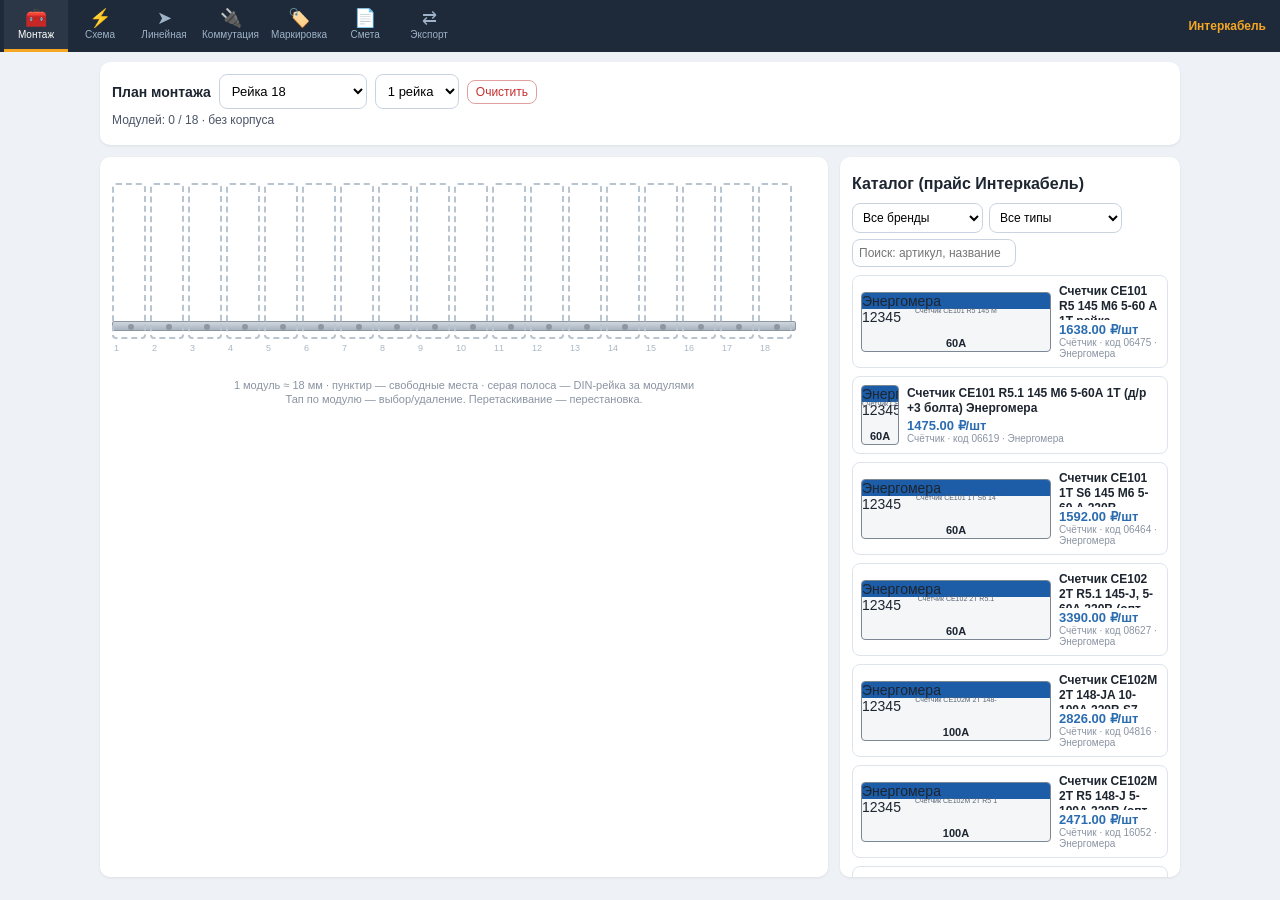
<file: index.html>
<!DOCTYPE html>
<html lang="ru">
<head>
<meta charset="utf-8">
<meta name="viewport" content="width=device-width, initial-scale=1">
<title>Конструктор щита — Интеркабель</title>
<link rel="stylesheet" href="styles.css"></style>
</head>
<body>
<script>
window.addEventListener('error',function(e){try{
  var b=document.getElementById('errBanner');
  if(!b){b=document.createElement('div');b.id='errBanner';
    b.style.cssText='position:fixed;bottom:0;left:0;right:0;background:#c0392b;color:#fff;font:12px/1.5 sans-serif;padding:6px 12px;z-index:99999;white-space:pre-wrap';
    document.body.appendChild(b);}
  b.textContent='Ошибка в скрипте: '+e.message+' (строка '+(e.lineno||'?')+')';
}catch(x){}});
</script>

<header id="nav">
  <div class="tab act" data-tab="mont"><span class="ic">🧰</span><span class="lb">Монтаж</span></div>
  <div class="tab" data-tab="shem"><span class="ic">⚡</span><span class="lb">Схема</span></div>
  <div class="tab" data-tab="lin"><span class="ic">➤</span><span class="lb">Линейная</span></div>
  <div class="tab" data-tab="kom"><span class="ic">🔌</span><span class="lb">Коммутация</span></div>
  <div class="tab" data-tab="mark"><span class="ic">🏷️</span><span class="lb">Маркировка</span></div>
  <div class="tab" data-tab="smet"><span class="ic">📄</span><span class="lb">Смета</span></div>
  <div class="tab" data-tab="exp"><span class="ic">⇄</span><span class="lb">Экспорт</span></div>
  <div class="brand">Интеркабель</div>
</header>
<main>
  <div class="pane act" id="p-mont">
    <div class="panel noprint">
      <div class="row">
        <strong>План монтажа</strong>
        <select id="rackLen"><option value="12">Рейка 12 модулей</option><option value="18">Рейка 18</option><option value="24">Рейка 24</option><option value="36">Рейка 36</option><option value="48">Рейка 48</option><option value="60">Рейка 60</option><option value="72">Рейка 72</option></select>
        <select id="rackCount"><option value="1">1 рейка</option><option value="2">2 рейки</option><option value="3">3 рейки</option><option value="4">4 рейки</option></select>
        <button class="sm dan" id="clearMont">Очистить</button>
      </div>
      <div id="korpusWrap"></div>
      <div id="montStat" style="font-size:12px;color:#4a5568;margin-top:4px"></div>
      <div id="montWarn" class="warn"></div>
    </div>
    <div class="mont">
      <div class="panel" id="montPanel"><div class="rackwrap" id="rackwrap"></div>
        <div style="font-size:11px;color:#8a94a2;text-align:center;margin-top:6px">1 модуль ≈ 18 мм · пунктир — свободные места · серая полоса — DIN-рейка за модулями</div>
        <div id="devHint" style="font-size:11px;color:#8a94a2;text-align:center;margin-top:2px">Тап по модулю — выбор/удаление. Перетаскивание — перестановка.</div>
      </div>
      <div class="catwrap panel noprint">
        <h2>Каталог (прайс Интеркабель)</h2>
        <div class="filters">
          <select id="fBrand"><option value="">Все бренды</option></select>
          <select id="fType"><option value="">Все типы</option><option value="avt">Автоматы</option><option value="uzo">УЗО</option><option value="avdt">Дифавтоматы</option><option value="mtr">Счётчики</option><option value="rub">Рубильники</option><option value="km">Контакторы</option><option value="rel">Реле напряжения</option><option value="usip">УЗИП</option><option value="kor">Корпуса щитов</option><option value="shina">Шины</option><option value="klem">Клеммы</option></select>
          <input type="text" id="fSearch" placeholder="Поиск: артикул, название">
        </div>
        <div class="catgrid" id="catGrid"></div>
        <button class="more" id="moreBtn">Показать ещё</button>
      </div>
    </div>
  </div>
  <div class="pane" id="p-shem"><div class="panel"><h2>Наглядная схема</h2><canvas id="cvShem"></canvas></div></div>
  <div class="pane" id="p-lin"><div class="panel"><h2>Линейная (однолинейная) схема</h2><canvas id="cvLin"></canvas></div></div>
  <div class="pane" id="p-kom">
    <div class="panel noprint">
      <div class="row">
        <button class="pri" id="wireModeBtn">🔗 Проложить провод</button>
        <button class="sm dan" id="clearWires">Убрать все провода</button>
        <span id="wireCnt" style="font-size:12px;color:#4a5568"></span>
      </div>
      <div style="font-size:11px;color:#8a94a2;margin-top:6px">Режим прокладки: тап по синему выводу (сверху/снизу), затем тап по второму. Вне режима устройства двигаются пальцем. Тап по проводу — цвет, углы, длина, удаление.</div>
    </div>
    <div class="komcanvas" id="komCanvas">
      <svg class="wires" id="wireSvg"></svg>
      <div id="kdevs"></div>
    </div>
    <div class="wpanel" id="wPanel">
      <div style="font-weight:700;margin-bottom:6px">Провод</div>
      <div class="row" id="colorRow"></div>
      <div class="row" style="margin-top:8px">
        <label>Углы:</label>
        <button class="sm" data-crn="90">90°</button>
        <button class="sm" data-crn="round">Скругление</button>
        <button class="sm" data-crn="diag">Диагональ</button>
      </div>
      <div class="row" style="margin-top:8px">
        <button class="sm" id="wLenUp">↑ Длиннее</button>
        <button class="sm" id="wLenDn">↓ Короче</button>
        <button class="sm dan" id="wDel">Удалить этот провод</button>
        <button class="sm" id="wClose">Закрыть</button>
      </div>
    </div>
  </div>
  <div class="pane" id="p-mark">
    <div class="panel noprint">
      <h2>Маркировка щита</h2>
      <div class="qgrid" id="quickLbls"></div>
      <div class="row"><input type="text" id="newLbl" placeholder="Свой ярлык (например: Гараж)"><button class="pri" id="addLbl">Добавить</button></div>
      <div id="lblList" style="margin-top:10px"></div>
    </div>
    <div class="panel noprint">
      <h2>Печать</h2>
      <div class="row" id="tmplBtns"></div>
    </div>
    <div class="pane printact" id="printArea" style="display:none"></div>
  </div>
  <div class="pane" id="p-smet"><div class="panel"><h2>Спецификация и смета</h2><div id="specWrap"></div></div></div>
  <div class="pane" id="p-exp"><div class="panel"><h2>Экспорт / Импорт</h2>
    <div class="row"><button class="pri" id="expBtn">Скачать проект (JSON)</button><button id="impBtn">Загрузить проект</button><input type="file" id="impFile" accept=".json" style="display:none"></div>
    <p style="font-size:12px;color:#4a5568;margin-top:8px">Проект хранится в браузере автоматически. Для переноса на другое устройство — экспорт и импорт файла.</p>
  </div></div>
</main>

<script src="catalog.js"></script>
<script src="app.js"></script>

<script>
/* ---------- Схемы ---------- */
function devList(){return S.mods.slice()}
function drawShem(){
  var cv=$('cvShem');var dl=devList();var w=Math.min(900,Math.max(360,cv.parentNode.clientWidth-28));
  var rowH=64,n=dl.length;cv.width=w;cv.height=Math.max(320,n*rowH+90);
  var ctx=cv.getContext('2d');ctx.fillStyle='#fff';ctx.fillRect(0,0,cv.width,cv.height);
  ctx.strokeStyle='#94a3b3';ctx.lineWidth=2;
  var busY=40;ctx.beginPath();ctx.moveTo(20,busY);ctx.lineTo(w-20,busY);ctx.stroke();
  ctx.fillStyle='#1d2530';ctx.font='bold 12px sans-serif';ctx.fillText('Шина фаз (L1, L2, L3)',24,26);
  var phases=['#7f4f24','#1a1a1a','#8a8a8a'];
  dl.forEach(function(m,i){
    var y=70+i*rowH,x=40;
    ctx.strokeStyle='#64748b';ctx.lineWidth=1.5;
    ctx.beginPath();ctx.moveTo(20,busY);ctx.lineTo(x+40,y+22);ctx.stroke();
    if(m.amp){ctx.fillStyle='#1d2530';ctx.font='bold 11px sans-serif';ctx.fillText(m.amp+'A',x+46,y+16)}
    drawShemDev(ctx,x+40,y,m.type,m.poles,m.amp);
    ctx.fillStyle='#334155';ctx.font='10px sans-serif';ctx.fillText(shortName(m.name),x+120,y+26);
    ctx.fillStyle='#2b6cb0';ctx.font='bold 12px sans-serif';ctx.fillText((m.price||0).toFixed(0)+' ₽',w-90,y+26);
  });
}
function drawShemDev(ctx,x,y,type,poles,amp){
  var w=18,h=56;
  for(var p=0;p<(poles||1);p++){
    var xx=x+p*24;
    ctx.strokeStyle='#1d2530';ctx.lineWidth=1.6;
    ctx.strokeRect(xx,y,w,h);
    ctx.beginPath();ctx.moveTo(xx+4,y);ctx.lineTo(xx+4,y+14);ctx.moveTo(xx+4,y+30);ctx.lineTo(xx+4,y+44);ctx.stroke();
    if(type=='uzo'){ctx.strokeStyle='#2980b9';ctx.strokeRect(xx-4,y+8,w+8,h-16);ctx.fillStyle='#2980b9';ctx.font='bold 9px sans-serif';ctx.fillText('T',xx+w/2-3,y+34)}
    if(type=='avdt'){ctx.strokeStyle='#c0392b';ctx.strokeRect(xx-4,y+8,w+8,h-16)}
    if(type=='mtr'){ctx.strokeStyle='#64748b';ctx.strokeRect(xx-6,y-6,w+12,h+12);ctx.fillStyle='#16a085';ctx.font='bold 10px monospace';ctx.fillText('кВт·ч',xx-2,y+30)}
  }
}
function drawLin(){
  var cv=$('cvLin');var dl=devList();var w=Math.min(900,Math.max(340,cv.parentNode.clientWidth-28));
  cv.width=w;cv.height=90+dl.length*52+40;
  var ctx=cv.getContext('2d');ctx.fillStyle='#fff';ctx.fillRect(0,0,cv.width,cv.height);
  var x=60;ctx.strokeStyle='#1d2530';ctx.lineWidth=2;
  ctx.beginPath();ctx.moveTo(x,30);ctx.lineTo(x,cv.height-30);ctx.stroke();
  ctx.font='bold 12px sans-serif';ctx.fillStyle='#1d2530';ctx.fillText('Ввод',x-30,22);
  dl.forEach(function(m,i){
    var y=60+i*52;
    ctx.strokeStyle='#334155';ctx.beginPath();ctx.moveTo(x,y);ctx.lineTo(x+30,y);ctx.stroke();
    ctx.strokeStyle='#1d2530';ctx.lineWidth=1.5;ctx.strokeRect(x+30,y-14,40,28);
    ctx.beginPath();ctx.moveTo(x+34,y+14);ctx.lineTo(x+66,y-14);ctx.stroke();
    ctx.fillStyle='#334155';ctx.font='10px sans-serif';ctx.fillText(shortName(m.name)+' · '+(m.price||0).toFixed(0)+' ₽',x+80,y+4);
  });
}
/* ---------- Коммутация ---------- */
var wireMode=false,firstPort=null,selWire=null;
var COLORS=[['коричневый L1','#7f4f24'],['чёрный L2','#1a1a1a'],['серый L3','#8a8a8a'],['голубой N','#2456c4'],['жёлто-зелёный PE','#7db417'],['красный','#c0392b'],['оранжевый','#e67e22'],['жёлтый','#f1c40f'],['зелёный','#27ae60'],['фиолетовый','#8e44ad'],['белый','#ecf0f1']];
function polesOf(m){
  if(m.type=='mtr')return /3ф|380/i.test(m.name)?3:2;
  if(m.poles&&m.poles>1)return Math.min(m.poles,4);
  var mm=(m.name||'').match(/\d\s*(?:Р|P)(?!р|re)/i);
  if(mm)return Math.min(parseInt(mm[0]),4);
  if(m.type=='avdt'||m.type=='uzo')return 2;
  if(m.type=='rel')return 2;
  if(m.type=='klem'||m.type=='shina')return 1;
  return 3;
}
function termLabels(m,P,side){
  if(m.type=='mtr'){var t=side=='t'?['1','3','5']:['2','4','6'];return t.slice(0,P)}
  if(m.type=='km')return side=='t'?['L1','L2','L3','N'].slice(0,P):['T1','T2','T3','N'].slice(0,P);
  var top=['L','L1','L2','L3'].slice(0,P);
  var bot=P==2?['L','N']:['L','L1','L2','L3'].slice(0,P);
  return side=='t'?top:bot;
}
function buildKom(){
  var host=$('kdevs');host.innerHTML='';
  var dl=devList();
  dl.forEach(function(m,i){
    if(!S.kpos[m.code+'_'+i])S.kpos[m.code+'_'+i]={x:20+(i%4)*170,y:30+Math.floor(i/4)*230};
    var p=S.kpos[m.code+'_'+i];
    var d=document.createElement('div');d.className='kdev';d.style.left=p.x+'px';d.style.top=p.y+'px';
    d.innerHTML='<div class="st" style="background:'+(BRANDCOL[m.brand]||'#5a6472')+'">'+(m.brand||'')+'</div><div class="amp">'+(m.amp||'')+'</div><div style="font-size:9px;color:#5a6472;line-height:1.2;max-height:2.6em;overflow:hidden">'+shortName(m.name)+'</div>';
    var P=polesOf(m);
    [1,0].forEach(function(isTop){
      var side=isTop?'t':'b';
      termLabels(m,P,side).forEach(function(lab,j){
        var pt=document.createElement('div');pt.className='port '+(isTop?'top':'bot');
        pt.dataset.k=i+side+j;
        pt.style.left=((j+0.5)/P*100)+'%';
        pt.textContent=lab;
        d.appendChild(pt);
        pt.onclick=function(e){e.stopPropagation();portTap(i,side,j)};
      });
    });
    dragK(d,p,i);
    host.appendChild(d);
  });
  drawWires();
  $('wireCnt').textContent='Соединений: '+S.wires.length;
}
function portTap(i,side,pole){
  if(!wireMode){toast('Включите «Проложить провод»');return}
  var key=i+side+pole;
  if(firstPort==null){firstPort=key;toast('Теперь коснитесь второго вывода')}
  else if(firstPort!=key){S.wires.push({a:firstPort,b:key,color:'#7f4f24',crn:'90',len:50});firstPort=null;drawWires();save();toast('Провод проложен')}
  else firstPort=null;
}
function portPos(k){
  var i=parseInt(k),rest=k.replace(/^\d+/,'');
  var side=rest.charAt(0);
  var pole=rest.length>1?parseInt(rest.charAt(1)):0;
  var m=devList()[i];if(!m)return {x:0,y:0};
  var key=m.code+'_'+i;var pos=S.kpos[key];if(!pos)pos={x:0,y:0};
  var P=polesOf(m);
  var x=pos.x+(pole+0.5)/P*150;
  return side=='t'?{x:x,y:pos.y}:{x:x,y:pos.y+90};
}
function wirePath(w){
  var A=portPos(w.a),B=portPos(w.b);
  if(w.crn=='diag')return 'M'+A.x+' '+A.y+' L'+B.x+' '+B.y;
  if(w.crn=='round'){var mid=(A.y+B.y)/2;var r=12;
    return 'M'+A.x+' '+A.y+' L'+A.x+' '+(mid-r)+' Q'+A.x+' '+mid+' '+(A.x+r)+' '+mid+' L'+(B.x-r)+' '+mid+' Q'+B.x+' '+mid+' '+B.x+' '+(mid+r)+' L'+B.x+' '+B.y}
  var mid=(A.y+B.y)/2;
  return 'M'+A.x+' '+A.y+' L'+A.x+' '+mid+' L'+B.x+' '+mid+' L'+B.x+' '+B.y;
}
function drawWires(){
  var svg=$('wireSvg');svg.innerHTML='';
  S.wires.forEach(function(w,i){
    var p=document.createElementNS('http://www.w3.org/2000/svg','path');
    p.setAttribute('d',wirePath(w));p.setAttribute('stroke',w.color);
    if(selWire==i)p.classList.add('hl');
    p.onclick=function(e){e.stopPropagation();selWire=i;openWPanel()};
    svg.appendChild(p);
    if(selWire==i){var A=portPos(w.a),B=portPos(w.b);var mid={x:(A.x+B.x)/2,y:(A.y+B.y)/2};
      var c=document.createElementNS('http://www.w3.org/2000/svg','circle');
      c.setAttribute('cx',mid.x);c.setAttribute('cy',mid.y);c.setAttribute('r',8);c.setAttribute('fill','#fff');c.setAttribute('stroke','#f5a623');c.setAttribute('stroke-width','2');
      c.style.pointerEvents='auto';c.style.cursor='move';
      c.addEventListener('pointerdown',function(ev){ev.stopPropagation();dragWire(ev,w)});
      svg.appendChild(c);}
  });
}
function dragWire(ev,w){
  var startY=ev.clientY,dlen=w.len||50;
  function mv(e){w.len=Math.max(20,dlen+(e.clientY-startY));drawWires()}
  function up(){document.removeEventListener('pointermove',mv);document.removeEventListener('pointerup',up);save()}
  document.addEventListener('pointermove',mv);document.addEventListener('pointerup',up);
}
function openWPanel(){
  var p=$('wPanel');p.style.display='block';
  var row=$('colorRow');row.innerHTML='';
  COLORS.forEach(function(c){
    var s=document.createElement('div');s.className='sw';s.style.background=c[1];s.title=c[0];
    s.onclick=function(){if(selWire!=null){S.wires[selWire].color=c[1];drawWires();save()}};
    row.appendChild(s);
  });
  var inp=document.createElement('input');inp.type='color';inp.style.cssText='width:34px;height:30px;border:1px solid #ccc;border-radius:6px;margin:3px';
  inp.oninput=function(){if(selWire!=null){S.wires[selWire].color=this.value;drawWires();save()}};
  row.appendChild(inp);
  document.querySelectorAll('[data-crn]').forEach(function(b){
    b.style.fontWeight=(S.wires[selWire]&&S.wires[selWire].crn==b.dataset.crn)?'bold':'normal';
    b.onclick=function(){if(selWire!=null){S.wires[selWire].crn=b.dataset.crn;drawWires();save()}};
  });
}
$('wLenUp').onclick=function(){if(selWire!=null){S.wires[selWire].len=(S.wires[selWire].len||50)+20;drawWires();save()}};
$('wLenDn').onclick=function(){if(selWire!=null){S.wires[selWire].len=Math.max(20,(S.wires[selWire].len||50)-20);drawWires();save()}};
$('wDel').onclick=function(){if(selWire!=null){S.wires.splice(selWire,1);selWire=null;closeWPanel();drawWires();save()}};
$('wClose').onclick=closeWPanel;
function closeWPanel(){$('wPanel').style.display='none';selWire=null;drawWires()}
$('wireModeBtn').onclick=function(){wireMode=!wireMode;this.textContent=wireMode?'✕ Выйти из прокладки':'🔗 Проложить провод';this.classList.toggle('pri',!wireMode);if(!wireMode)firstPort=null};
$('clearWires').onclick=function(){if(confirm('Убрать все провода?')){S.wires=[];drawWires();save()}};
function dragK(d,p,i){
  d.addEventListener('pointerdown',function(e){if(e.target.classList.contains('port'))return;
    var sx=e.clientX,sy=e.clientY,ox=p.x,oy=p.y,mv=false;
    function mm(e2){if(Math.abs(e2.clientX-sx)+Math.abs(e2.clientY-sy)>6)mv=true;
      if(mv){p.x=Math.max(0,ox+e2.clientX-sx);p.y=Math.max(0,oy+e2.clientY-sy);d.style.left=p.x+'px';d.style.top=p.y+'px';drawWires()}}
    function mu(){document.removeEventListener('pointermove',mm);document.removeEventListener('pointerup',mu);if(mv){save()}}
    document.addEventListener('pointermove',mm);document.addEventListener('pointerup',mu)});
}
</script>

<script>
/* ---------- Маркировка ---------- */
var QUICK=[['Свет','💡'],['Розетки','🔌'],['Плита','🔥'],['Бойлер','♨️'],['Стиралка','🫧'],['Посудомойка','🍽️'],['Кондиционер','❄️'],['Улица','🌳'],['Тёплый пол','🔥'],['Кухня','🍳'],['Котёл','♨️'],['Насос','💧']];
function buildMark(){
  var q=$('quickLbls');q.innerHTML='';
  QUICK.forEach(function(x){
    var d=document.createElement('div');d.className='qicon';
    d.innerHTML='<div class="em">'+x[1]+'</div><div class="tx">'+x[0]+'</div>';
    d.onclick=function(){S.labels.push({t:x[0],n:1});drawLbls();save()};
    q.appendChild(d);
  });
  drawLbls();buildTmpl();
}
function drawLbls(){
  var l=$('lblList');l.innerHTML='';
  if(!S.labels.length){l.innerHTML='<div style="font-size:12px;color:#8a94a2">Ярлыков пока нет — выберите готовый выше или добавьте свой.</div>';return}
  S.labels.forEach(function(x,i){
    var d=document.createElement('div');d.className='lblcard';
    d.innerHTML='<div class="txt">'+x.t+' <span style="color:#8a94a2">× '+x.n+'</span></div>';
    var bm=document.createElement('button');bm.className='sm';bm.textContent='+1';
    bm.onclick=function(){x.n++;drawLbls();save()};
    var bp=document.createElement('button');bp.className='sm';bp.textContent='−1';
    bp.onclick=function(){x.n=Math.max(1,x.n-1);drawLbls();save()};
    var bd=document.createElement('button');bd.className='sm dan';bd.textContent='✕';
    bd.onclick=function(){S.labels.splice(i,1);drawLbls();save()};
    d.appendChild(bm);d.appendChild(bp);d.appendChild(bd);l.appendChild(d);
  });
}
$('addLbl').onclick=function(){var v=$('newLbl').value.trim();if(v){S.labels.push({t:v,n:1});$('newLbl').value='';drawLbls();save()}};
var TMPL=[
 {id:'a65',n:'Лист A4 — 65 этикеток (38,1×21,2 мм, формат L7651)',w:38.1,h:21.2,cols:7,rows:10,font:7},
 {id:'a24',n:'Лист A4 — 24 этикетки (65×37,5 мм)',w:65,h:37.5,cols:3,rows:8,font:11},
 {id:'lj60',n:'Luck Jingle / Ablemare — лента 60 мм',w:56,h:14,cols:1,rows:1,font:16,one:'tape60'},
 {id:'lj50',n:'Luck Jingle / Ablemare — лента 50 мм',w:46,h:12,cols:1,rows:1,font:14,one:'tape'},
 {id:'lj40',n:'Luck Jingle / Ablemare — лента 40 мм',w:36,h:10,cols:1,rows:1,font:12,one:'tape'},
 {id:'lj30',n:'Luck Jingle / Ablemare — лента 30 мм',w:26,h:9,cols:1,rows:1,font:10,one:'tape'},
 {id:'bro12',n:'Brother P-touch TZe 12 мм (TZe-131)',w:80,h:8,cols:1,rows:1,font:9,one:'tape'},
 {id:'bro24',n:'Brother P-touch TZe 24 мм (TZe-241)',w:80,h:16,cols:1,rows:1,font:14,one:'tape'},
 {id:'dymo',n:'DYMO — лента 12 мм',w:60,h:9,cols:1,rows:1,font:10,one:'tape'}
];
function buildTmpl(){
  var b=$('tmplBtns');b.innerHTML='';
  TMPL.forEach(function(t){
    var btn=document.createElement('button');btn.textContent=t.n;btn.className='sm';
    btn.onclick=function(){printTmpl(t)};
    b.appendChild(btn);
  });
}
function printTmpl(t){
  var all=[];S.labels.forEach(function(x){for(var i=0;i<x.n;i++)all.push(x.t)});
  if(!all.length)all=['Свет'];
  var pa=$('printArea');pa.style.display='block';pa.innerHTML='';
  if(t.one){var c=document.createElement('div');c.style.cssText='display:inline-block;padding:6px;border:1px dashed #999;margin:4px;font-size:'+t.font+'px;font-weight:700;white-space:nowrap';c.textContent=all[0];pa.appendChild(c);
  } else {
    var perRow=t.cols,rows=Math.ceil(all.length/perRow);
    for(var r=0;r<Math.max(rows,t.rows);r++){
      var rw=document.createElement('div');rw.style.cssText='display:flex;gap:2px;margin-bottom:2px';
      for(var c2=0;c2<perRow;c2++){
        var cell=document.createElement('div');
        cell.style.cssText='width:'+t.w+'mm;height:'+t.h+'mm;border:1px dotted #aaa;font-size:'+t.font+'pt;display:flex;align-items:center;justify-content:center;text-align:center;padding:2px;overflow:hidden';
        var idx=r*perRow+c2;cell.textContent=all[idx]||'';rw.appendChild(cell);
      }
      pa.appendChild(rw);
    }
  }
  window.print();
  setTimeout(function(){pa.style.display='none';pa.innerHTML=''},300);
}
/* ---------- Смета ---------- */
function drawSmet(){
  var w=$('specWrap');w.innerHTML='';
  var dl=devList();
  if(S.korpus)dl=dl.concat([{name:S.korpus.name,price:S.korpus.price,brand:'',type:'kor',unit:'шт',code:S.korpus.code}]);
  var uniq={};dl.forEach(function(m){var k=m.code+'|'+m.name+'|'+m.price;uniq[k]=(uniq[k]||0)+1});
  var keys=Object.keys(uniq),total=0;
  var t=document.createElement('table');
  t.innerHTML='<tr><th>Наименование</th><th>Код</th><th>Кол-во</th><th>Цена</th><th>Сумма</th></tr>';
  keys.forEach(function(k){
    var p=k.split('|'),q=uniq[k],sum=p[2]*q;total+=sum;
    var tr=document.createElement('tr');
    tr.innerHTML='<td>'+p[1]+'</td><td>'+p[0]+'</td><td>'+q+'</td><td>'+(+p[2]).toFixed(2)+'</td><td>'+sum.toFixed(2)+'</td>';
    t.appendChild(tr);
  });
  w.appendChild(t);
  var s=document.createElement('div');s.className='sum';s.textContent='Итого: '+total.toFixed(2)+' ₽';w.appendChild(s);
  var pr=document.createElement('button');pr.className='pri';pr.style.marginTop='10px';pr.textContent='Печать сметы';
  pr.onclick=function(){window.print()};
  w.appendChild(pr);
}
/* ---------- Экспорт ---------- */
$('expBtn').onclick=function(){
  var blob=new Blob([JSON.stringify(S,null,1)],{type:'application/json'});
  var a=document.createElement('a');a.href=URL.createObjectURL(blob);a.download='shield_project.json';a.click();
};
$('impBtn').onclick=function(){$('impFile').click()};
$('impFile').onchange=function(){
  var f=this.files[0];if(!f)return;var rd=new FileReader();
  rd.onload=function(){try{var d=JSON.parse(rd.result);S=Object.assign(S,d);drawMont();buildKom();buildMark();save();toast('Проект загружен')}catch(e){toast('Ошибка файла')}};
  rd.readAsText(f);
};
/* ---------- Запуск ---------- */
function switchTab(id){
  document.querySelectorAll('.tab').forEach(function(t){t.classList.toggle('act',t.dataset.tab==id)});
  document.querySelectorAll('.pane').forEach(function(p){p.classList.toggle('act',p.id=='p-'+id)});
  if(id=='mont')drawMont();
  if(id=='shem')drawShem();
  if(id=='lin')drawLin();
  if(id=='kom')buildKom();
  if(id=='mark')buildMark();
  if(id=='smet')drawSmet();
}
document.querySelectorAll('.tab').forEach(function(t){t.onclick=function(){switchTab(t.dataset.tab)}});
load();
fillBrands();
$('rackLen').value=String(S.rackLen||18);$('rackCount').value=String(S.rackCount||1);
drawMont();applyFilters();buildKom();buildMark();
</script>
<script>
/* ==== НАДСТРОЙКА: исправления поверх базовой версии. Рабочий код не тронут ==== */
/* --- 1. Перетаскивание: модуль встаёт в брошенное место --- */
function freeRun(occ,a,w){for(var i=0;i<w;i++)if(occ[a+i])return false;return true}
window.fitAt=function(m,lane,slots){
  if(slots<0)slots=0;
  var t=Math.min(slots,Math.max(0,S.rackLen-m.w));
  var occ={};S.mods.filter(function(x){return x.lane==lane&&x!==m}).forEach(function(x){for(var i=0;i<x.w;i++)occ[i]=1});
  if(freeRun(occ,t,m.w))return{lane:lane,start:t};
  for(var d=1;d<=S.rackLen;d++){
    var a=t-d;if(a>=0&&freeRun(occ,a,m.w))return{lane:lane,start:a};
    var b=t+d;if(b<=S.rackLen-m.w&&freeRun(occ,b,m.w))return{lane:lane,start:b};
  }
  for(var l=0;l<(S.rackCount||1);l++){
    if(l==lane)continue;
    var o={};S.mods.filter(function(x){return x.lane==l&&x!==m}).forEach(function(x){for(var i=0;i<x.w;i++)o[i]=1});
    for(var s=0;s<=S.rackLen-m.w;s++)if(freeRun(o,s,m.w))return{lane:l,start:s};
  }
  return null;
};
function laneFromPoint(e){
  var rs=document.querySelectorAll('.rack');
  for(var i=0;i<rs.length;i++){var r=rs[i].getBoundingClientRect();if(e.clientY>=r.top&&e.clientY<=r.bottom)return i}
  return null;
}
function rebuildLaneOrder(m2,lane,start){
  var others=S.mods.filter(function(x){return x.lane==lane&&x!==m2});
  var cum=0,idx=0;
  for(var i=0;i<others.length;i++){if(cum<=start){idx=i+1;cum+=others[i].w}else break}
  others.splice(Math.min(idx,others.length),0,m2);
  var out=[];
  for(var l=0;l<Math.max(1,S.rackCount||1);l++){
    if(l==lane){others.forEach(function(x){out.push(x)})}
    else S.mods.filter(function(x){return x.lane==l&&x!==m2}).forEach(function(x){out.push(x)});
  }
  S.mods.forEach(function(x){if(x.lane>=(S.rackCount||1)&&out.indexOf(x)<0)out.push(x)});
  out.forEach(function(x,i){x._ord=i});
  S.mods=out;
}
var DRAG=null;
window.dragDev=function(d,m){
  d.addEventListener('pointerdown',function(e){
    if(e.target.classList.contains('ptr'))return;
    DRAG={el:d,m:m,sx:e.clientX,sy:e.clientY,moved:false};
    try{d.setPointerCapture(e.pointerId)}catch(x){}
  });
  d.addEventListener('pointermove',function(e){
    if(!DRAG||DRAG.el!==d)return;
    var dx=e.clientX-DRAG.sx,dy=e.clientY-DRAG.sy;
    if(Math.abs(dx)+Math.abs(dy)>8)DRAG.moved=true;
    if(DRAG.moved)d.style.left=(parseFloat(d.style.left)+(e.movementX||0))+'px';
  });
  d.addEventListener('pointerup',function(e){
    var wasMoved=DRAG&&DRAG.moved;DRAG=null;
    if(!wasMoved)return;
    var slots=Math.round(parseFloat(d.style.left)/MW);
    if(slots<0)slots=0;
    var lane=laneFromPoint(e);if(lane==null)lane=m.lane;
    lane=Math.max(0,Math.min((S.rackCount||1)-1,lane));
    var fit=fitAt(m,lane,slots);
    if(fit)rebuildLaneOrder(m,fit.lane,fit.start);
    else toast('Нет места в этом ряду');
    m._x=undefined;drawMont();
  });
};
/* --- 2. Корпус сразу рядами + шины N и PE в комплекте --- */
function rowsFor(n){
  if(n<=24)return[1,n];
  if(n<=36)return[2,18];
  if(n<=48)return[2,24];
  if(n<=60)return[2,30];
  if(n<=72)return[3,24];
  return[Math.ceil(n/30),30];
}
function korModules(c){
  var n=null,mm=(c.name||'').match(/(\d{1,2})\s*(?:модул|мест)/i);
  if(mm)n=parseInt(mm[1]);
  if(!n){var pre=(c.name||'').match(/Щ[А-Я]+-(\d{1,3})[\.\s]/);if(pre&&+pre[1]>=4&&+pre[1]<=80)n=+pre[1]}
  if(!n){
    var nums=(c.name||'').match(/\d+/g)||[];
    var dims=nums.filter(function(v){return +v>=20&&+v<=99}).slice(0,2);
    if(dims.length)n=Math.round(Math.max.apply(null,dims)*10/18);
  }
  if(!n)n=18;
  return Math.max(6,Math.min(72,n));
}
window.addFromCat=function(c){
  if(c.type=='kor'){
    var n=korModules(c),rows=rowsFor(n),est=!/(\d{1,2})\s*(?:модул|мест)/i.test(c.name);
    S.korpus={code:c.code,name:c.name,price:c.price,mods:n};
    S.rackLen=rows[1];S.rackCount=rows[0];S.mods=[];
    try{
      var sl=$('rackLen');for(var i=0;i<sl.options.length;i++)if(+sl.options[i].value==rows[1]){sl.selectedIndex=i;break}
      var sc=$('rackCount');for(var j=0;j<sc.options.length;j++)if(+sc.options[j].value==rows[0]){sc.selectedIndex=j;break}
    }catch(e){}
    if(!S.mods.some(function(x){return x.type=='shina'&&/N\b|нейтр/i.test(x.name)}))
      S.mods.push({code:'kit-N',name:'Шина N (в комплекте корпуса)',price:0,unit:'шт',brand:'',type:'shina',poles:1,amp:0,w:0,lane:0});
    if(!S.mods.some(function(x){return x.type=='shina'&&/PE|зазем/i.test(x.name)}))
      S.mods.push({code:'kit-PE',name:'Шина PE (в комплекте корпуса)',price:0,unit:'шт',brand:'',type:'shina',poles:1,amp:0,w:0,lane:0});
    toast('Корпус: '+rows[0]+' ряд'+(rows[0]>1?'а':'')+' по '+rows[1]+(est?' (оценка по размерам)':''));
    drawMont();save();return;
  }
  if(c.rack===false){toast('Этот прибор не модульный — крепится на болты, на план не ставится');return}
  var aw=(c.type=='shina'?0:Math.max(c.width||1,1));
  if(modCount()+aw>rackCapacity()){toast('Не хватает места на рейке');return}
  S.mods.push({code:c.code,name:c.name,price:c.price,unit:c.unit,brand:c.brand,type:c.type,poles:c.poles||1,amp:c.amp||0,w:aw,lane:curLane(),lbl:''});
  drawMont();save();toast('Добавлено: '+shortName(c.name));
};
/* --- 3. Ширина счётчиков --- */
function mtrWidth(n){
  if(/230/.test(n)){if(/ART-02/.test(n))return 10;if(/[АA][МM]-0|[АA][RР]-0/.test(n))return 5;return 8}
  if(/231/.test(n))return 8;
  if(/201\.[56]/.test(n))return 6;
  if(/201/.test(n))return 5;
  if(/СЕ303/.test(n))return 8;
  if(/СЕ10[12]/.test(n))return 5;
  if(/ЦЭ6803/.test(n))return (/болты/.test(n)&&!/рейка/.test(n))?0:5;
  if(/НЕВА/.test(n))return 0;
  if(/ТОПАЗ/.test(n))return (/болты/.test(n)&&!/рейка/.test(n))?0:5;
  if(/NP73E/.test(n))return 8;
  if(/СКАТ/.test(n))return 4;
  return 5;
}
CAT.forEach(function(c){if(c.type=='mtr'){var w=mtrWidth(c.name||'');c.width=w;if(w===0)c.rack=false}});
/* --- 4. Линейная схема без веера --- */
window.drawLin=function(){
  var cv=$('cvLin');
  var dl=devList().filter(function(x){return x.type!='shina'});
  var w=Math.min(940,Math.max(360,cv.parentNode.clientWidth-28));
  cv.width=w;cv.height=Math.max(240,60+dl.length*56+30);
  var ctx=cv.getContext('2d');
  ctx.fillStyle='#fff';ctx.fillRect(0,0,cv.width,cv.height);
  var PC=['#7f4f24','#1a1a1a','#8a8a8a','#2456c4'];
  var tx=44;
  ctx.strokeStyle='#1d2530';ctx.lineWidth=2.5;
  ctx.beginPath();ctx.moveTo(tx,30);ctx.lineTo(tx,cv.height-20);ctx.stroke();
  ctx.font='bold 12px sans-serif';ctx.fillStyle='#1d2530';ctx.fillText('Ввод',tx-34,24);
  dl.forEach(function(m,i){
    var P=Math.max(1,Math.min(4,polesOf(m)||1));
    var y=66+i*56,ph=7,bh=P*ph+(P-1)*2;
    for(var p=0;p<P;p++){
      var yy=y-bh/2+3+p*(ph+2);
      ctx.strokeStyle=PC[p%4];ctx.lineWidth=1.6;
      ctx.beginPath();ctx.moveTo(tx,yy);ctx.lineTo(96,yy);ctx.stroke();
      ctx.fillStyle=PC[p%4];ctx.beginPath();ctx.arc(tx,yy,2.2,0,6.28);ctx.fill();
    }
    ctx.strokeStyle='#1d2530';ctx.lineWidth=1.5;
    var x0=102;
    if(m.type=='mtr'){
      ctx.strokeRect(x0,y-16,44,32);
      ctx.beginPath();ctx.moveTo(x0+4,y+12);ctx.lineTo(x0+40,y-12);ctx.stroke();
      ctx.fillStyle='#1d2530';ctx.font='9px sans-serif';ctx.fillText('кВт·ч',x0+9,y+4);
    } else if(m.type=='rub'){
      ctx.beginPath();ctx.moveTo(x0,y);ctx.lineTo(x0+12,y);ctx.stroke();
      ctx.beginPath();ctx.moveTo(x0+12,y);ctx.lineTo(x0+34,y-12);ctx.stroke();
      ctx.beginPath();ctx.arc(x0+36,y,3,0,6.28);ctx.stroke();
    } else if(m.type=='km'){
      ctx.strokeRect(x0,y-14,40,28);
      ctx.beginPath();ctx.moveTo(x0+12,y+8);ctx.lineTo(x0+28,y-8);ctx.stroke();
    } else if(m.type=='uzo'||m.type=='avdt'){
      ctx.strokeRect(x0,y-16,40,32);
      ctx.strokeStyle=(m.type=='uzo'?'#2980b9':'#c0392b');
      ctx.beginPath();ctx.arc(x0+20,y,7,0,6.28);ctx.stroke();
      if(m.type=='avdt'){ctx.strokeStyle='#c0392b';ctx.strokeRect(x0+16,y-4,8,8)}
    } else {
      ctx.strokeRect(x0,y-14,40,28);
      ctx.beginPath();ctx.moveTo(x0+14,y+7);ctx.lineTo(x0+26,y-7);ctx.stroke();
    }
    ctx.fillStyle='#334155';ctx.font='10px sans-serif';
    ctx.fillText(shortName(m.name)+(P>1?' ('+P+'P)':'')+' · '+(m.price||0).toFixed(0)+' ₽',152,y+4);
  });
};
/* --- 5. Очистка: монтаж + провода + корпус --- */
$('clearMont').onclick=function(){
  if(confirm('Очистить монтаж?')){
    S.mods=[];S.wires=[];S.korpus=null;
    $('korpusWrap').innerHTML='';
    try{buildKom()}catch(e){}
    drawMont();save();toast('Очищено: монтаж, провода и корпус');
  }
};
/* --- 6. Печать ярлыков: каждая лента — своей страницей, с иконкой --- */
function iconFor(s){
  var E=[['свет','💡'],['розет','🔌'],['кухн','🍳'],['ванн','🚿'],['туал','🚽'],['стирал','🧺'],['кот','🔥'],['бойл','♨️'],['кондиц','❄️'],['спальн','🛏'],['детск','🧒'],['зал','🛋'],['холл','🚪'],['улиц','🌳'],['гараж','🚗'],['вход','🔑'],['заряд','🔋'],['резерв','⚡']];
  var low=(s||'').toLowerCase();
  for(var i=0;i<E.length;i++)if(low.indexOf(E[i][0])>=0)return E[i][1];
  return '⚡';
}
window.printTmpl=function(t){
  var all=[];S.labels.forEach(function(x){for(var i=0;i<x.n;i++)all.push(x.t)});
  if(!all.length)all=['Свет'];
  var pa=$('printArea');pa.style.display='block';pa.innerHTML='';
  if(t.one){
    all.forEach(function(s){
      var pg=document.createElement('div');pg.className='tapepage';
      pg.style.cssText='display:flex;align-items:center;justify-content:center;page-break-after:always;height:'+(t.h+12)+'mm';
      var cell=document.createElement('div');cell.className='tapecell';
      cell.style.cssText='width:'+t.w+'mm;height:'+(t.h+3)+'mm;display:flex;align-items:center;justify-content:center;gap:2mm;border:1px dashed #bbb;font-weight:700;white-space:nowrap;overflow:hidden';
      var ic=document.createElement('span');ic.textContent=iconFor(s);
      var tx=document.createElement('span');tx.textContent=s;
      var MM=3.7795;var wpx=Math.max(60,t.w*MM*0.9);
      var fs=Math.floor((wpx-16)/(Math.max(s.length,4)*0.62));
      fs=Math.max(6,Math.min(t.font,fs));
      tx.style.fontSize=fs+'px';ic.style.fontSize=(fs+2)+'px';
      cell.appendChild(ic);cell.appendChild(tx);pg.appendChild(cell);pa.appendChild(pg);
    });
  } else {
    var perRow=t.cols,rows=Math.ceil(all.length/perRow);
    for(var r=0;r<Math.max(rows,t.rows);r++){
      var rw=document.createElement('div');rw.style.cssText='display:flex;gap:2px;margin-bottom:2px';
      for(var c2=0;c2<perRow;c2++){
        var idx=r*perRow+c2;
        var cell2=document.createElement('div');
        cell2.style.cssText='width:'+t.w+'mm;height:'+t.h+'mm;border:1px dotted #aaa;display:flex;align-items:center;justify-content:center;gap:2px;text-align:center;padding:2px;overflow:hidden;font-weight:700';
        if(idx<all.length){
          var ic2=document.createElement('span');ic2.textContent=iconFor(all[idx]);
          var tx2=document.createElement('span');tx2.textContent=all[idx];
          ic2.style.fontSize=(t.font+2)+'px';tx2.style.fontSize=t.font+'pt';
          cell2.appendChild(ic2);cell2.appendChild(tx2);
        }
        rw.appendChild(cell2);
      }
      pa.appendChild(rw);
    }
  }
  window.print();
  setTimeout(function(){pa.style.display='none';pa.innerHTML=''},300);
};
/* перезагрузка монтажа: устройства получают новое перетаскивание */
try{drawMont()}catch(e){}
</script>
</body>
</html>
</file>
<file: styles.css>
*{box-sizing:border-box;margin:0;padding:0}
body{font-family:-apple-system,'Segoe UI',Roboto,Arial,sans-serif;background:#eef1f5;color:#1d2530;font-size:14px}
header{position:sticky;top:0;z-index:100;background:#1e2a3a;display:flex;align-items:center;padding:0 4px;height:52px;overflow-x:auto}
header .tab{display:flex;flex-direction:column;align-items:center;justify-content:center;min-width:64px;height:52px;padding:4px 6px;color:#9fb2c8;cursor:pointer;border-bottom:3px solid transparent;flex-shrink:0}
header .tab .ic{font-size:18px;line-height:1}
header .tab .lb{font-size:10px;margin-top:2px;white-space:nowrap}
header .tab.act{color:#fff;border-bottom-color:#f5a623;background:rgba(255,255,255,.06)}
header .brand{margin-left:auto;padding:0 10px;color:#f5a623;font-weight:700;font-size:12px;flex-shrink:0}
main{padding:10px;max-width:1100px;margin:0 auto}
.pane{display:none}
.pane.act{display:block}
h2{font-size:16px;margin:6px 0 10px}
.panel{background:#fff;border-radius:10px;padding:12px;margin-bottom:12px;box-shadow:0 1px 3px rgba(0,0,0,.08)}
.row{display:flex;gap:8px;flex-wrap:wrap;align-items:center}
button{border:1px solid #c9d4e0;background:#fff;border-radius:8px;padding:8px 12px;font-size:13px;cursor:pointer;color:#1d2530}
button.pri{background:#2b6cb0;color:#fff;border-color:#2b6cb0}
button.dan{background:#fff;color:#c53030;border-color:#e0a0a0}
button.sm{padding:4px 8px;font-size:12px}
input,select{border:1px solid #c9d4e0;border-radius:8px;padding:8px;font-size:13px;background:#fff}
input[type=text]{min-width:120px}
canvas{border:1px solid #d5dde6;border-radius:8px;background:#fff;width:100%;touch-action:none;display:block}
.rackwrap{overflow-x:auto;-webkit-overflow-scrolling:touch;padding-bottom:6px}
.rack{position:relative;margin:14px 0;min-height:170px}
.rackbar{position:absolute;left:0;right:0;height:10px;background:linear-gradient(#cfd6de,#aab4bf);border:1px solid #8d97a2;border-radius:2px}
.slot{position:absolute;top:0;bottom:14px;border:2px dashed #b8c4d0;border-radius:4px;pointer-events:none}
.slot .h{position:absolute;bottom:-16px;left:0;font-size:9px;color:#aab6c2}
.dev{position:absolute;top:0;cursor:grab;user-select:none;touch-action:none}
.dev:active{cursor:grabbing}
.dev.sel{outline:3px solid #f5a623;border-radius:5px}
.dev .body{position:absolute;inset:0;border:1px solid #7c8794;border-radius:5px;background:linear-gradient(180deg,#fbfcfd,#e8ebee);overflow:hidden}
.dev .stripe{position:absolute;top:0;left:0;right:0;height:13px;color:#fff;font-size:8px;font-weight:700;display:flex;align-items:center;justify-content:center;letter-spacing:.5px}
.dev .series{position:absolute;top:15px;left:0;right:0;text-align:center;font-size:7px;color:#5a6472;overflow:hidden;white-space:nowrap}
.dev .amp{position:absolute;bottom:16px;left:0;right:0;text-align:center;font-size:15px;font-weight:800;color:#1d2530}
.dev .lever{position:absolute;left:12%;width:76%;top:38%;height:30%;background:#3d4654;border-radius:4px;box-shadow:inset 0 1px 2px rgba(255,255,255,.25)}
.dev .lever::before{content:'';position:absolute;inset:3px 20%;background:repeating-linear-gradient(90deg,#4a5464 0 2px,#39424f 2px 4px);border-radius:3px}
.dev .lever.on{background:#2f7d32}
.dev .tbtn{position:absolute;left:18%;width:64%;height:16%;border-radius:50%;color:#fff;font-size:9px;font-weight:700;display:flex;align-items:center;justify-content:center}
.dev .disp{position:absolute;left:12%;right:12%;top:30%;height:26%;background:#0c1a12;border:1px solid #223;border-radius:3px;color:#57e389;font-family:monospace;font-size:11px;display:flex;align-items:center;justify-content:center}
.dev .screw{position:absolute;width:7px;height:7px;border-radius:50%;background:radial-gradient(#fff 20%,#8b96a3);border:1px solid #6b7684}
.dev .hnd{position:absolute;bottom:0;left:14%;width:72%;height:7px;background:#aab4bf;border-radius:0 0 3px 3px}
.dev .ptr{position:absolute;width:16px;height:16px;margin-left:-8px;border-radius:50%;background:#3b82f6;border:2px solid #fff;box-shadow:0 1px 3px rgba(0,0,0,.3);font-size:6px;font-weight:700;color:#fff;display:flex;align-items:center;justify-content:center;line-height:1}
.dev .ptr.top{top:-8px}.dev .ptr.bot{bottom:-8px}
.comb{position:absolute;height:10px;background:linear-gradient(#e8b05e,#b36b24);border:1px solid #8a5218;border-radius:3px;z-index:3}
.comblab{position:absolute;top:-2px;font-size:9px;color:#8a5218;font-weight:700;z-index:3}
.tooth{position:absolute;width:6px;height:28px;background:#cf9245;border:1px solid #8a5218;border-radius:0 0 2px 2px;z-index:3}
.dev .tag{position:absolute;left:0;right:0;top:0;height:16px;background:#fffbe8;border-bottom:1px solid #d8d0a0;font-size:8px;display:flex;align-items:center;justify-content:center;color:#5a5230;white-space:nowrap;overflow:hidden}
.dev .lbl{position:absolute;bottom:-16px;left:0;right:0;font-size:9px;color:#4a5568;text-align:center;white-space:nowrap;overflow:hidden;text-overflow:ellipsis}
.dev .big{position:absolute;top:0;left:0;right:0;bottom:0;display:flex;flex-direction:column;align-items:center;justify-content:center;font-weight:700}
.korpus{position:relative;border:2px solid #94a3b3;border-radius:8px;background:#e7ebf0;margin:10px 0;padding:10px}
.korpus .kname{position:absolute;top:4px;left:12px;font-size:11px;color:#5a6472;font-weight:700}
.korpus .kscrew{position:absolute;width:10px;height:10px;border-radius:50%;background:radial-gradient(#fff 30%,#97a2ae);border:1px solid #7c8794}
.warn{color:#c53030;font-size:12px;margin-top:6px}
.catwrap{margin-top:14px}
.filters{display:flex;gap:6px;flex-wrap:wrap;margin-bottom:8px}
.filters select,.filters input{padding:6px;font-size:12px}
.catgrid{display:grid;grid-template-columns:repeat(auto-fill,minmax(230px,1fr));gap:8px}
.catcard{display:flex;gap:8px;border:1px solid #dde4ec;border-radius:8px;padding:8px;background:#fff;cursor:pointer;align-items:center}
.catcard:hover{border-color:#2b6cb0}
.catcard .info{flex:1;min-width:0}
.catcard .nm{font-size:12px;font-weight:600;line-height:1.25;max-height:3em;overflow:hidden}
.catcard .pr{font-size:13px;color:#2b6cb0;font-weight:700;margin-top:2px}
.catcard .ar{font-size:10px;color:#8a94a2}
.more{margin:10px auto;display:block}
svg.wires{position:absolute;inset:0;pointer-events:none;z-index:0}
svg.wires path{pointer-events:auto;cursor:pointer;fill:none;stroke-width:5;stroke-linecap:round}
svg.wires path.hl{stroke-width:8}
.komcanvas{position:relative;height:520px;background:#fff;border:1px solid #d5dde6;border-radius:8px;overflow:hidden}
.kdev{position:absolute;width:150px;z-index:2;background:#fff;border:1px solid #7c8794;border-radius:8px;padding:8px 8px 10px;cursor:grab;user-select:none;touch-action:none;font-size:12px;text-align:center;box-shadow:0 1px 4px rgba(0,0,0,.1)}
.kdev.sel{outline:3px solid #f5a623}
.kdev .st{height:10px;border-radius:4px 4px 0 0;color:#fff;font-size:8px;font-weight:700;margin:-8px -8px 6px;display:flex;align-items:center;justify-content:center}
.kdev .amp{font-size:18px;font-weight:800}
.kdev .port{position:absolute;width:20px;height:20px;margin-left:-10px;border-radius:50%;background:#3b82f6;border:2px solid #fff;box-shadow:0 1px 3px rgba(0,0,0,.3);z-index:2;font-size:7px;font-weight:700;color:#fff;display:flex;align-items:center;justify-content:center;line-height:1}
.kdev .port.top{top:-10px}.kdev .port.bot{bottom:-10px}
.kdev .kp{position:absolute;left:50%;width:14px;height:14px;margin-left:-7px;border-radius:50%;background:#fff;border:2px solid #f5a623;z-index:10;cursor:move}
.wpanel{position:fixed;left:10px;right:10px;bottom:10px;z-index:200;background:#fff;border-radius:12px;padding:12px;box-shadow:0 4px 20px rgba(0,0,0,.25);display:none}
.wpanel .sw{width:30px;height:30px;border-radius:50%;border:2px solid #fff;box-shadow:0 0 0 1px #ccc;cursor:pointer;display:inline-block;margin:3px}
.tabs3{display:flex;gap:6px;margin:8px 0}
.tabs3 button.sel{background:#2b6cb0;color:#fff;border-color:#2b6cb0}
.lblcard{border:1px solid #dde4ec;border-radius:8px;padding:8px;display:flex;gap:8px;align-items:center;background:#fff;margin-bottom:6px}
.lblcard .txt{flex:1;font-size:13px}
.qicon{display:flex;flex-direction:column;align-items:center;justify-content:center;width:72px;height:64px;border:1px solid #dde4ec;border-radius:8px;background:#fff;cursor:pointer;flex-shrink:0}
.qicon .em{font-size:24px;line-height:1}
.qicon .tx{font-size:9px;margin-top:3px;color:#4a5568}
.qgrid{display:flex;gap:8px;flex-wrap:wrap;margin-bottom:10px}
table{width:100%;border-collapse:collapse;font-size:12px}
th,td{border:1px solid #dde4ec;padding:6px;text-align:left}
th{background:#f2f5f9}
tr{background:#fff}
.sum{font-size:15px;font-weight:700;margin-top:8px}
@media print{header,.noprint{display:none!important}.pane{display:none}.pane.printact{display:block!important}body{background:#fff}}
@media (min-width:900px){.mont{display:grid;grid-template-columns:1fr 340px;gap:12px}.catwrap{margin-top:0;max-height:80vh;overflow-y:auto;position:sticky;top:62px}}
</file>
